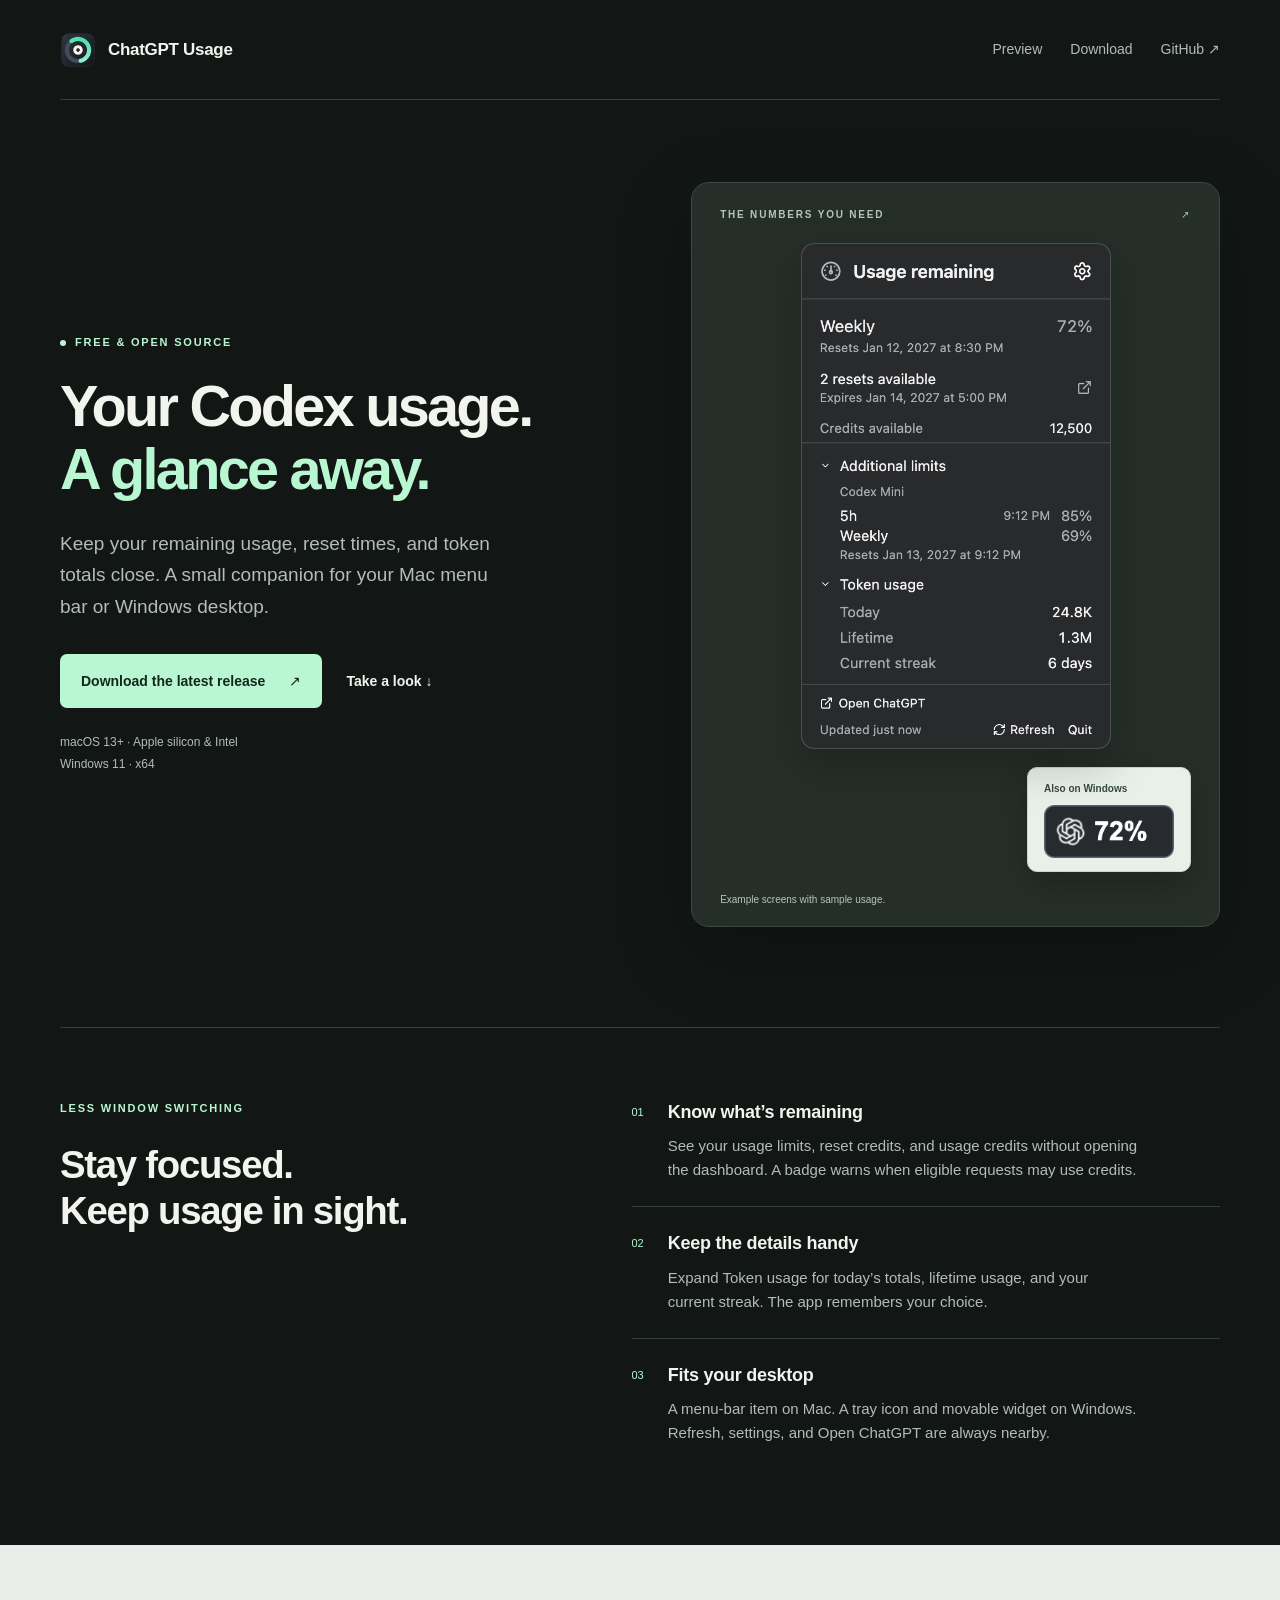
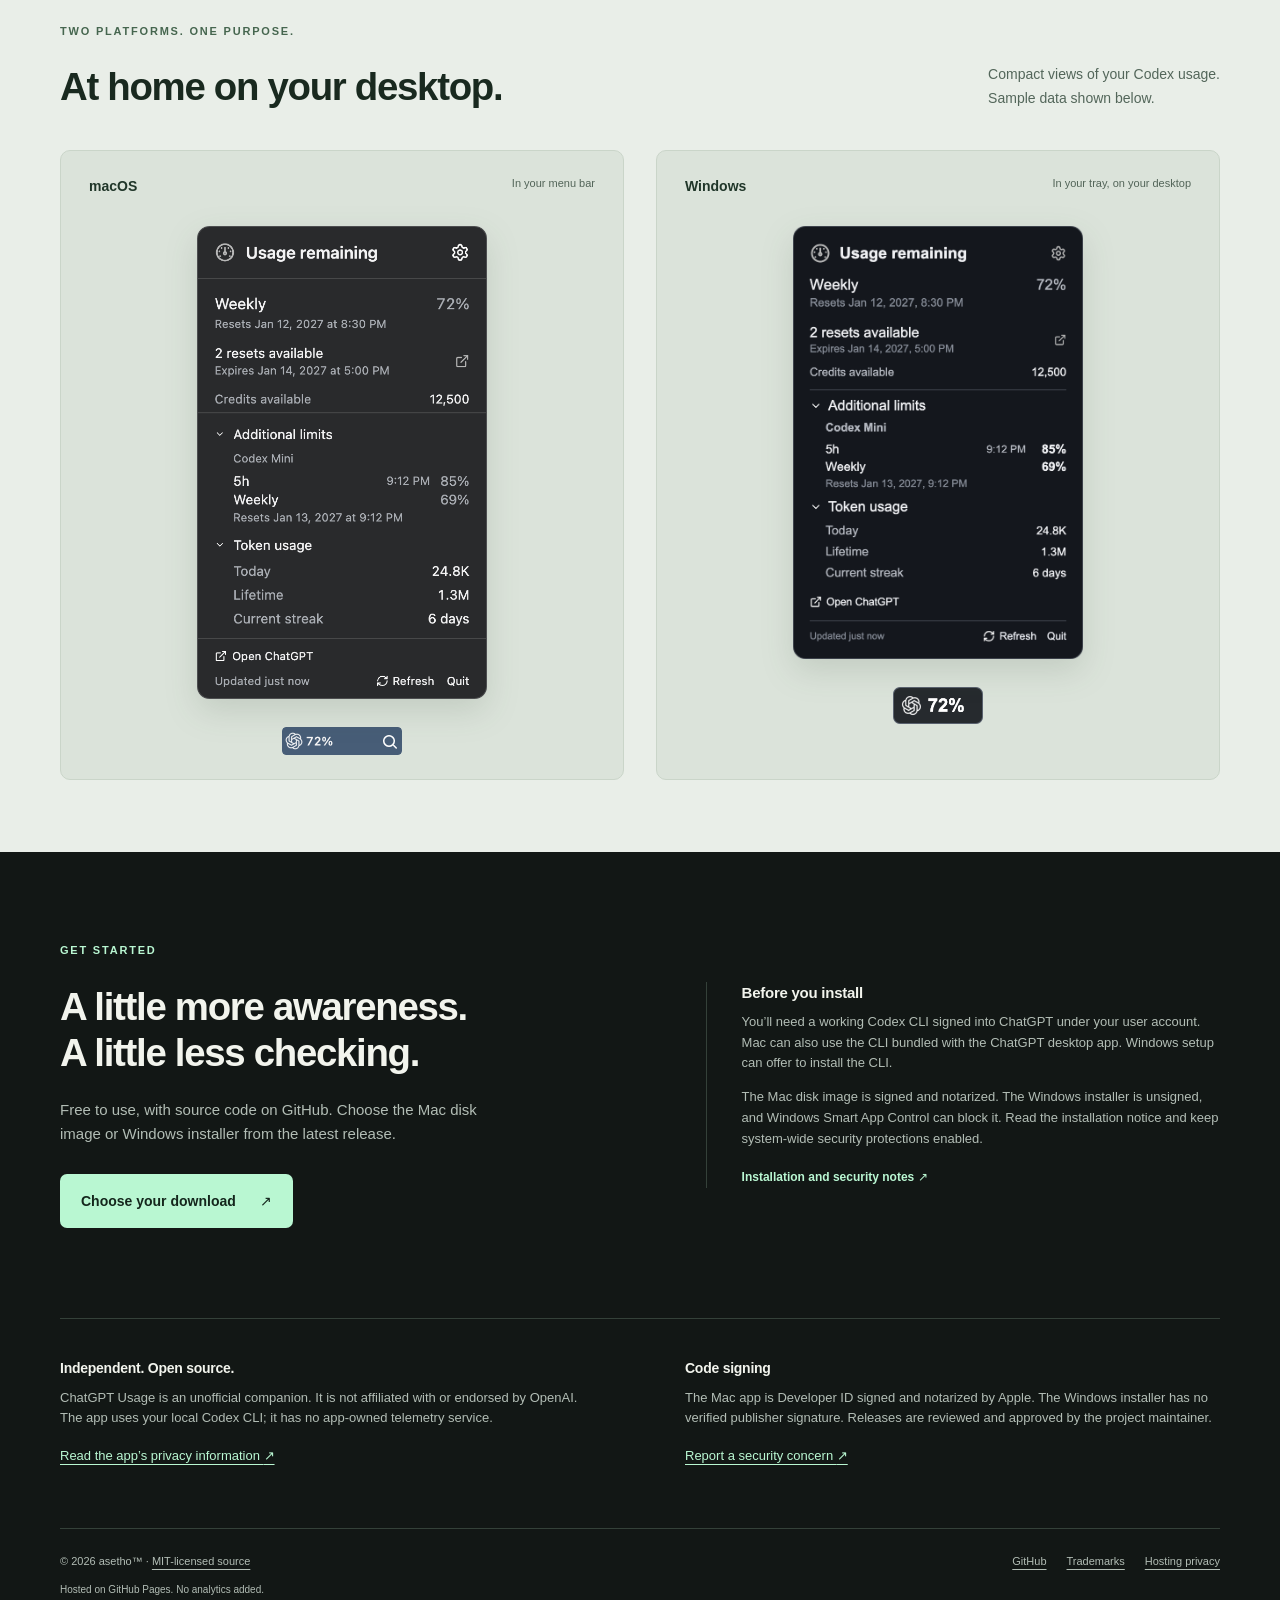
<file: docs/index.html>
<!doctype html>
<html lang="en">
<head>
  <meta charset="utf-8">
  <meta name="viewport" content="width=device-width, initial-scale=1">
  <meta name="google-site-verification" content="NL6jMimGFUfBhbI6_WKlfAXlk95IG1fMSuK1q4cPBZY">
  <title>ChatGPT Usage — Codex usage monitor for Mac and Windows</title>
  <meta name="description" content="Keep Codex usage limits, reset times, and token totals a glance away. A free, open-source menu-bar and tray companion for macOS and Windows.">
  <meta name="theme-color" content="#121715">
  <link rel="canonical" href="https://asetho.github.io/ChatGPT-Usage/">
  <meta property="og:type" content="website">
  <meta property="og:title" content="ChatGPT Usage — A glance away">
  <meta property="og:description" content="A free, open-source companion for viewing Codex usage on your Mac menu bar or Windows desktop.">
  <meta property="og:url" content="https://asetho.github.io/ChatGPT-Usage/">
  <meta property="og:image" content="https://asetho.github.io/ChatGPT-Usage/assets/app-icon.png?v=1.0.30">
  <meta property="og:image:alt" content="ChatGPT Usage app icon">
  <meta name="twitter:card" content="summary">
  <link rel="icon" type="image/png" href="assets/app-icon.png?v=1.0.30">
  <link rel="stylesheet" href="styles.css">
  <script type="application/ld+json">
  {
    "@context": "https://schema.org",
    "@type": "SoftwareApplication",
    "name": "ChatGPT Usage",
    "url": "https://asetho.github.io/ChatGPT-Usage/",
    "description": "A free, open-source macOS menu-bar and Windows tray companion for viewing Codex usage limits, reset times, and token totals.",
    "applicationCategory": "UtilitiesApplication",
    "operatingSystem": "macOS 13 or later; Windows 11 x64",
    "downloadUrl": "https://github.com/asetho/ChatGPT-Usage/releases/latest",
    "license": "https://github.com/asetho/ChatGPT-Usage/blob/main/LICENSE",
    "author": {"@type": "Organization", "name": "asetho", "url": "https://github.com/asetho"}
  }
  </script>
</head>
<body>
  <a class="skip-link" href="#main">Skip to content</a>
  <header class="site-header wrap">
    <a class="brand" href="./" aria-label="ChatGPT Usage home"><img src="assets/app-icon.png?v=1.0.30" width="36" height="36" alt=""><span>ChatGPT Usage</span></a>
    <nav aria-label="Main navigation"><a href="#preview">Preview</a><a href="#download">Download</a><a href="https://github.com/asetho/ChatGPT-Usage">GitHub <span aria-hidden="true">↗</span></a></nav>
  </header>
  <main id="main">
    <section class="hero wrap" aria-labelledby="hero-heading">
      <div class="hero-copy">
        <p class="eyebrow"><span class="status-dot" aria-hidden="true"></span> FREE &amp; OPEN SOURCE</p>
        <h1 id="hero-heading">Your Codex usage.<br> <span>A glance away.</span></h1>
        <p class="lede">Keep your remaining usage, reset times, and token totals close. A small companion for your Mac menu bar or Windows desktop.</p>
        <div class="hero-actions"><a class="button" href="https://github.com/asetho/ChatGPT-Usage/releases/latest">Download the latest release <span aria-hidden="true">↗</span></a><a class="text-link" href="#preview">Take a look <span aria-hidden="true">↓</span></a></div>
        <p class="compatibility">macOS 13+ · Apple silicon &amp; Intel<br> Windows 11 · x64</p>
      </div>
      <div class="hero-art" aria-label="Example of the Mac usage menu and Windows widget">
        <div class="art-heading"><span>THE NUMBERS YOU NEED</span><span aria-hidden="true">↗</span></div>
        <img class="menu-preview" src="assets/macos-menu.png?v=1.0.35" width="280" height="457" alt="Illustrative Mac popup showing sample weekly quota, reset credits, usage credits, and expanded token usage">
        <div class="widget-preview"><span>Also on Windows</span><img src="assets/windows-widget.png?v=1.0.35" width="88" height="36" alt="Windows desktop widget showing a sample 72% remaining"></div>
        <p class="art-caption">Example screens with sample usage.</p>
      </div>
    </section>
    <section class="overview wrap" aria-labelledby="overview-heading">
      <div><p class="eyebrow">LESS WINDOW SWITCHING</p><h2 id="overview-heading">Stay focused.<br> Keep usage in sight.</h2></div>
      <div class="feature-list">
        <article><span class="feature-number" aria-hidden="true">01</span><div><h3>Know what’s remaining</h3><p>See your usage limits, reset credits, and usage credits without opening the dashboard. A badge warns when eligible requests may use credits.</p></div></article>
        <article><span class="feature-number" aria-hidden="true">02</span><div><h3>Keep the details handy</h3><p>Expand Token usage for today’s totals, lifetime usage, and your current streak. The app remembers your choice.</p></div></article>
        <article><span class="feature-number" aria-hidden="true">03</span><div><h3>Fits your desktop</h3><p>A menu-bar item on Mac. A tray icon and movable widget on Windows. Refresh, settings, and Open ChatGPT are always nearby.</p></div></article>
      </div>
    </section>
    <section class="preview-section" id="preview" aria-labelledby="preview-heading">
      <div class="wrap"><div class="section-heading"><div><p class="eyebrow">TWO PLATFORMS. ONE PURPOSE.</p><h2 id="preview-heading">At home on your desktop.</h2></div><p>Compact views of your Codex usage.<br> Sample data shown below.</p></div>
        <div class="platform-previews">
          <figure><figcaption><span>macOS</span><span>In your menu bar</span></figcaption><div class="screenshot-stage"><img src="assets/macos-menu.png?v=1.0.35" width="280" height="457" loading="lazy" alt="Illustrative Mac usage menu with sample quota, reset credits, usage credits, additional limits, and token usage"></div><img class="small-screenshot macos-menubar" src="assets/macos-menubar.png?v=1.0.35" width="120" height="28" loading="lazy" alt="Mac menu-bar item showing a sample 72% remaining beside Spotlight"></figure>
          <figure><figcaption><span>Windows</span><span>In your tray, on your desktop</span></figcaption><div class="screenshot-stage"><img src="assets/windows-popup.png?v=1.0.35" width="330" height="493" loading="lazy" alt="Illustrative Windows usage popup with sample quota, reset credits, usage credits, additional limits, and token usage"></div><img class="small-screenshot windows-widget" src="assets/windows-widget.png?v=1.0.35" width="88" height="36" loading="lazy" alt="Movable Windows widget showing a sample 72% remaining"></figure>
        </div>
      </div>
    </section>
    <section class="download-section wrap" id="download" aria-labelledby="download-heading">
      <div><p class="eyebrow">GET STARTED</p><h2 id="download-heading">A little more awareness.<br> A little less checking.</h2><p class="download-copy">Free to use, with source code on GitHub. Choose the Mac disk image or Windows installer from the latest release.</p><a class="button" href="https://github.com/asetho/ChatGPT-Usage/releases/latest">Choose your download <span aria-hidden="true">↗</span></a></div>
      <div class="installation-notes"><h3>Before you install</h3><p>You’ll need a working Codex CLI signed into ChatGPT under your user account. Mac can also use the CLI bundled with the ChatGPT desktop app. Windows setup can offer to install the CLI.</p><p>The Mac disk image is signed and notarized. The Windows installer is unsigned, and Windows Smart App Control can block it. Read the installation notice and keep system-wide security protections enabled.</p><a class="text-link" href="https://github.com/asetho/ChatGPT-Usage/blob/main/UNSIGNED-INSTALL.txt">Installation and security notes <span aria-hidden="true">↗</span></a></div>
    </section>
    <section class="project-notes wrap" aria-labelledby="project-heading">
      <div><h3 id="project-heading">Independent. Open source.</h3><p>ChatGPT Usage is an unofficial companion. It is not affiliated with or endorsed by OpenAI. The app uses your local Codex CLI; it has no app-owned telemetry service.</p><a href="https://github.com/asetho/ChatGPT-Usage/blob/main/PRIVACY.md">Read the app’s privacy information <span aria-hidden="true">↗</span></a></div>
      <div id="code-signing"><h3>Code signing</h3><p>The Mac app is Developer ID signed and notarized by Apple. The Windows installer has no verified publisher signature. Releases are reviewed and approved by the project maintainer.</p><a href="https://github.com/asetho/ChatGPT-Usage/blob/main/SECURITY.md">Report a security concern <span aria-hidden="true">↗</span></a></div>
    </section>
  </main>
  <footer class="site-footer wrap"><p>© 2026 asetho™ · <a href="https://github.com/asetho/ChatGPT-Usage/blob/main/LICENSE">MIT-licensed source</a></p><div><a href="https://github.com/asetho/ChatGPT-Usage">GitHub</a><a href="https://github.com/asetho/ChatGPT-Usage/blob/main/TRADEMARKS.md">Trademarks</a><a href="https://docs.github.com/en/site-policy/privacy-policies/github-general-privacy-statement">Hosting privacy</a></div><p class="hosting-note">Hosted on GitHub Pages. No analytics added.</p></footer>
</body>
</html>
</file>
<file: docs/styles.css>
@charset "UTF-8";
:root {
  color-scheme:dark;
  --bg:#121715;
  --surface:#1a211e;
  --text:#f2f4ed;
  --muted:#b2bdb5;
  --line:#344139;
  --accent:#b9f7d2;
  --ink:#14261c;
  font-family:-apple-system,BlinkMacSystemFont,"Segoe UI",sans-serif;
  font-synthesis:none;
  scroll-behavior:smooth
}
* {
  box-sizing:border-box
}
body {
  margin:0;
  background:var(--bg);
  color:var(--text);
  font-size:16px;
  line-height:1.6
}
a {
  color:inherit;
  text-underline-offset:4px
}
img {
  max-width:100%;
  height:auto;
  display:block
}
button,a {
  -webkit-tap-highlight-color:transparent
}
a:focus-visible {
  outline:3px solid var(--accent);
  outline-offset:6px;
  border-radius:3px
}
.wrap {
  width:min(1160px,calc(100% - 80px));
  margin-inline:auto
}
.skip-link {
  position:absolute;
  top:-80px;
  left:20px;
  padding:10px 18px;
  background:var(--accent);
  color:var(--ink);
  z-index:10
}
.skip-link:focus {
  top:14px
}
.site-header {
  display:flex;
  align-items:center;
  justify-content:space-between;
  min-height:100px;
  gap:24px;
  border-bottom:1px solid var(--line)
}
.brand {
  display:flex;
  align-items:center;
  gap:12px;
  font-size:17px;
  font-weight:650;
  text-decoration:none;
  letter-spacing:-.3px
}
.brand img {
  border-radius:10px;
  width:36px;
  height:36px
}
.site-header nav {
  display:flex;
  gap:28px;
  font-size:14px
}
.site-header nav a {
  text-decoration:none;
  color:var(--muted)
}
.site-header nav a:hover,.text-link:hover {
  color:var(--accent)
}
.hero {
  display:grid;
  grid-template-columns:1.08fr 1fr;
  gap:60px;
  align-items:center;
  padding-block:82px 100px
}
.eyebrow {
  font-size:11px;
  font-weight:700;
  letter-spacing:1.8px;
  color:var(--accent);
  margin:0 0 24px;
  display:flex;
  align-items:center;
  gap:9px
}
.status-dot {
  height:6px;
  width:6px;
  border-radius:50%;
  background:var(--accent)
}
h1,h2,h3,p {
  margin-top:0
}
h1 {
  font-size:clamp(40px,4.5vw,62px);
  line-height:1.08;
  letter-spacing:-2.7px;
  font-weight:600;
  margin-bottom:28px
}
h1 span {
  color:var(--accent)
}
.lede {
  font-size:19px;
  line-height:1.65;
  color:var(--muted);
  max-width:460px;
  margin-bottom:32px
}
.hero-actions {
  display:flex;
  align-items:center;
  gap:24px;
  flex-wrap:wrap
}
.button {
  display:inline-flex;
  align-items:center;
  justify-content:center;
  gap:24px;
  background:var(--accent);
  color:var(--ink);
  text-decoration:none;
  font-weight:650;
  font-size:14px;
  line-height:1.3;
  padding:17px 20px;
  border:1px solid transparent;
  border-radius:7px;
  transition:background .15s
}
.button:hover {
  background:#d3ffe4
}
.text-link {
  text-decoration:none;
  font-size:14px;
  font-weight:550
}
.compatibility {
  font-size:12px;
  color:var(--muted);
  margin:24px 0 0;
  line-height:1.8
}
.hero-art {
  position:relative;
  background:#252e29;
  border:1px solid #3d4a41;
  border-radius:18px;
  padding:24px 28px 18px;
  box-shadow:0 24px 72px #0004
}
.art-heading {
  display:flex;
  justify-content:space-between;
  color:#b6c5ba;
  font-size:10px;
  letter-spacing:1.8px;
  font-weight:600;
  margin-bottom:20px
}
.menu-preview {
  width:310px;
  max-width:86%;
  margin:0 auto;
  filter:drop-shadow(0 16px 22px #0003)
}
.widget-preview {
  width:max-content;
  max-width:100%;
  margin:18px 0 0 auto;
  background:#e9efe9;
  border:1px solid #cad4cc;
  padding:13px 16px;
  border-radius:10px;
  color:#364a3d;
  box-shadow:0 12px 30px #0003
}
.widget-preview span {
  font-size:10px;
  font-weight:600;
  display:block;
  margin-bottom:8px
}
.widget-preview img {
  width:130px
}
.art-caption {
  font-size:10px;
  color:#b6c5ba;
  margin:20px 0 0
}
.overview {
  display:grid;
  grid-template-columns:.9fr 1.1fr;
  gap:90px;
  padding-block:72px 100px;
  border-top:1px solid var(--line)
}
h2 {
  font-size:clamp(30px,3vw,40px);
  line-height:1.2;
  letter-spacing:-1.3px;
  font-weight:550;
  margin-bottom:22px
}
.feature-list article {
  display:flex;
  gap:24px;
  padding:24px 0;
  border-top:1px solid var(--line)
}
.feature-list article:first-child {
  padding-top:0;
  border:0
}
.feature-list article:last-child {
  padding-bottom:0
}
.feature-number {
  font-size:11px;
  color:var(--accent);
  margin-top:4px;
  font-variant-numeric:tabular-nums
}
h3 {
  font-size:18px;
  line-height:1.4;
  font-weight:600;
  margin-bottom:9px;
  letter-spacing:-.25px
}
.feature-list p,.download-copy {
  color:var(--muted);
  font-size:15px;
  margin-bottom:0;
  max-width:470px
}
.preview-section {
  background:#e9eee8;
  color:#19291f;
  padding-block:78px 72px;
  scroll-margin-top:24px
}
.preview-section .eyebrow {
  color:#46664f
}
.section-heading {
  display:flex;
  justify-content:space-between;
  align-items:end;
  gap:40px;
  margin-bottom:40px
}
.section-heading h2 {
  margin:0
}
.section-heading>p {
  font-size:14px;
  line-height:1.7;
  color:#53665a;
  margin:0
}
.platform-previews {
  display:grid;
  grid-template-columns:1fr 1fr;
  gap:32px
}
.platform-previews figure {
  margin:0;
  background:#dbe3da;
  padding:24px 28px;
  border:1px solid #cad5c9;
  border-radius:10px
}
.platform-previews figcaption {
  display:flex;
  justify-content:space-between;
  gap:12px;
  font-size:11px;
  color:#526458
}
.platform-previews figcaption span:first-child {
  font-size:14px;
  font-weight:650;
  color:#203629
}
.screenshot-stage {
  min-height:420px;
  display:flex;
  align-items:center;
  justify-content:center;
  padding-block:28px 20px
}
.screenshot-stage img {
  width:290px;
  filter:drop-shadow(0 12px 16px #253a2722)
}
.small-screenshot {
  height:28px;
  width:auto;
  max-width:100%;
  margin:8px auto 0;
  object-fit:contain
}
.small-screenshot.macos-menubar {
  border-radius:4px
}
.small-screenshot.windows-widget {
  height:37px
}
.download-section {
  display:grid;
  grid-template-columns:1.08fr 1fr;
  gap:90px;
  padding-block:90px;
  scroll-margin-top:24px
}
.download-copy {
  margin-bottom:28px;
  max-width:430px
}
.installation-notes {
  align-self:center;
  border-left:1px solid var(--line);
  padding-left:35px
}
.installation-notes h3 {
  font-size:15px
}
.installation-notes p,.project-notes p {
  font-size:13px;
  color:var(--muted)
}
.installation-notes .text-link {
  font-size:12px;
  color:var(--accent)
}
.project-notes {
  display:grid;
  grid-template-columns:1fr 1fr;
  gap:90px;
  border-top:1px solid var(--line);
  padding-block:40px 60px
}
.project-notes h3 {
  font-size:14px
}
.project-notes a {
  font-size:13px
}
.project-notes>div>a {
  color:var(--accent)
}
.site-footer {
  border-top:1px solid var(--line);
  padding-block:24px 28px;
  display:flex;
  justify-content:space-between;
  flex-wrap:wrap;
  gap:12px 30px;
  font-size:11px;
  color:var(--muted)
}
.site-footer p {
  margin:0
}
.site-footer>div {
  display:flex;
  gap:20px
}
.hosting-note {
  width:100%;
  font-size:10px
}
@media(min-width:1500px) {
  .hero {
    padding-block:100px 110px
  }
}
@media(max-width:1000px) {
  .wrap {
    width:calc(100% - 56px)
  }
  .hero {
    gap:32px;
    padding-block:60px 72px
  }
  h1 {
    font-size:43px;
    letter-spacing:-1.8px
  }
  .hero-art {
    padding:20px
  }
  .hero-actions {
    gap:18px
  }
  .overview,.download-section,.project-notes {
    gap:45px
  }
  .screenshot-stage {
    min-height:370px
  }
  .screenshot-stage img {
    width:250px
  }
}
@media(max-width:740px) {
  .wrap {
    width:calc(100% - 40px)
  }
  .site-header {
    min-height:78px;
    gap:16px
  }
  .brand {
    font-size:15px;
    gap:9px
  }
  .brand img {
    width:30px;
    height:30px
  }
  .site-header nav {
    gap:18px;
    font-size:12px
  }
  .site-header nav a:first-child {
    display:none
  }
  .hero {
    grid-template-columns:1fr;
    gap:38px;
    padding-block:48px 58px
  }
  .hero-copy {
    max-width:520px
  }
  h1 {
    font-size:clamp(38px,8.7vw,56px);
    letter-spacing:-1.8px;
    margin-bottom:22px
  }
  .lede {
    font-size:17px;
    margin-bottom:26px
  }
  .eyebrow {
    font-size:10px;
    margin-bottom:20px
  }
  .hero-art {
    max-width:460px;
    width:100%;
    margin-inline:auto;
    padding:22px 24px
  }
  .menu-preview {
    width:290px
  }
  .widget-preview {
    padding:11px 13px
  }
  .widget-preview img {
    width:105px
  }
  .overview {
    grid-template-columns:1fr;
    gap:32px;
    padding-block:50px 58px
  }
  .overview h2 br {
    display:none
  }
  .feature-list article {
    gap:18px;
    padding-block:20px
  }
  .preview-section {
    padding-block:48px
  }
  .section-heading {
    display:block;
    margin-bottom:28px
  }
  .section-heading>p {
    margin-top:20px
  }
  .platform-previews {
    grid-template-columns:1fr;
    gap:22px
  }
  .platform-previews figure {
    padding:22px
  }
  .screenshot-stage {
    min-height:0;
    padding-block:26px 20px
  }
  .screenshot-stage img {
    width:285px
  }
  .download-section {
    grid-template-columns:1fr;
    gap:34px;
    padding-block:54px
  }
  .installation-notes {
    border-left:0;
    border-top:1px solid var(--line);
    padding:26px 0 0
  }
  .project-notes {
    grid-template-columns:1fr;
    gap:26px;
    padding-block:32px 40px
  }
  .site-footer {
    display:block;
    padding-block:24px
  }
  .site-footer>div {
    margin-block:15px;
    flex-wrap:wrap
  }
  .button {
    padding:16px 18px;
    font-size:13px
  }
  .hero-actions {
    gap:22px
  }
  .text-link {
    font-size:13px
  }
}
@media(prefers-reduced-motion:reduce) {
  :root {
    scroll-behavior:auto
  }
  .button {
    transition:none
  }
}
</file>
